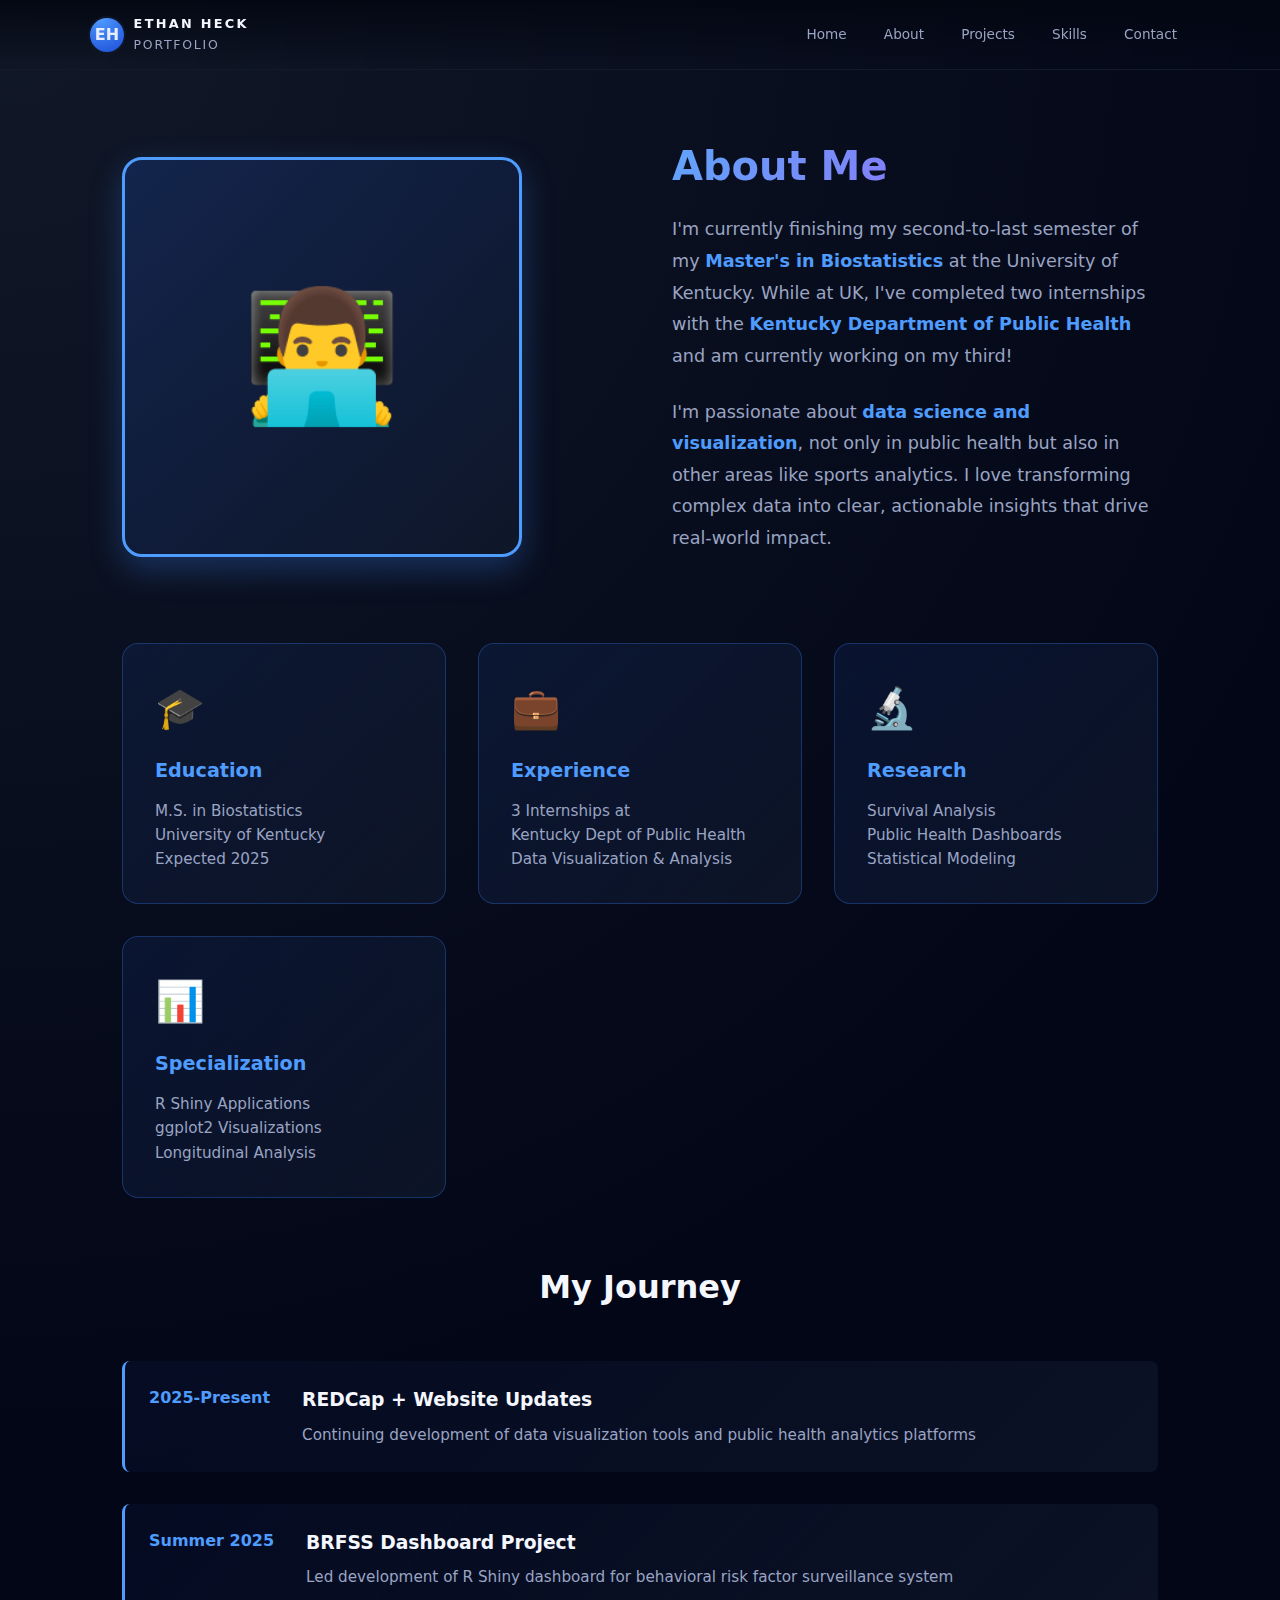
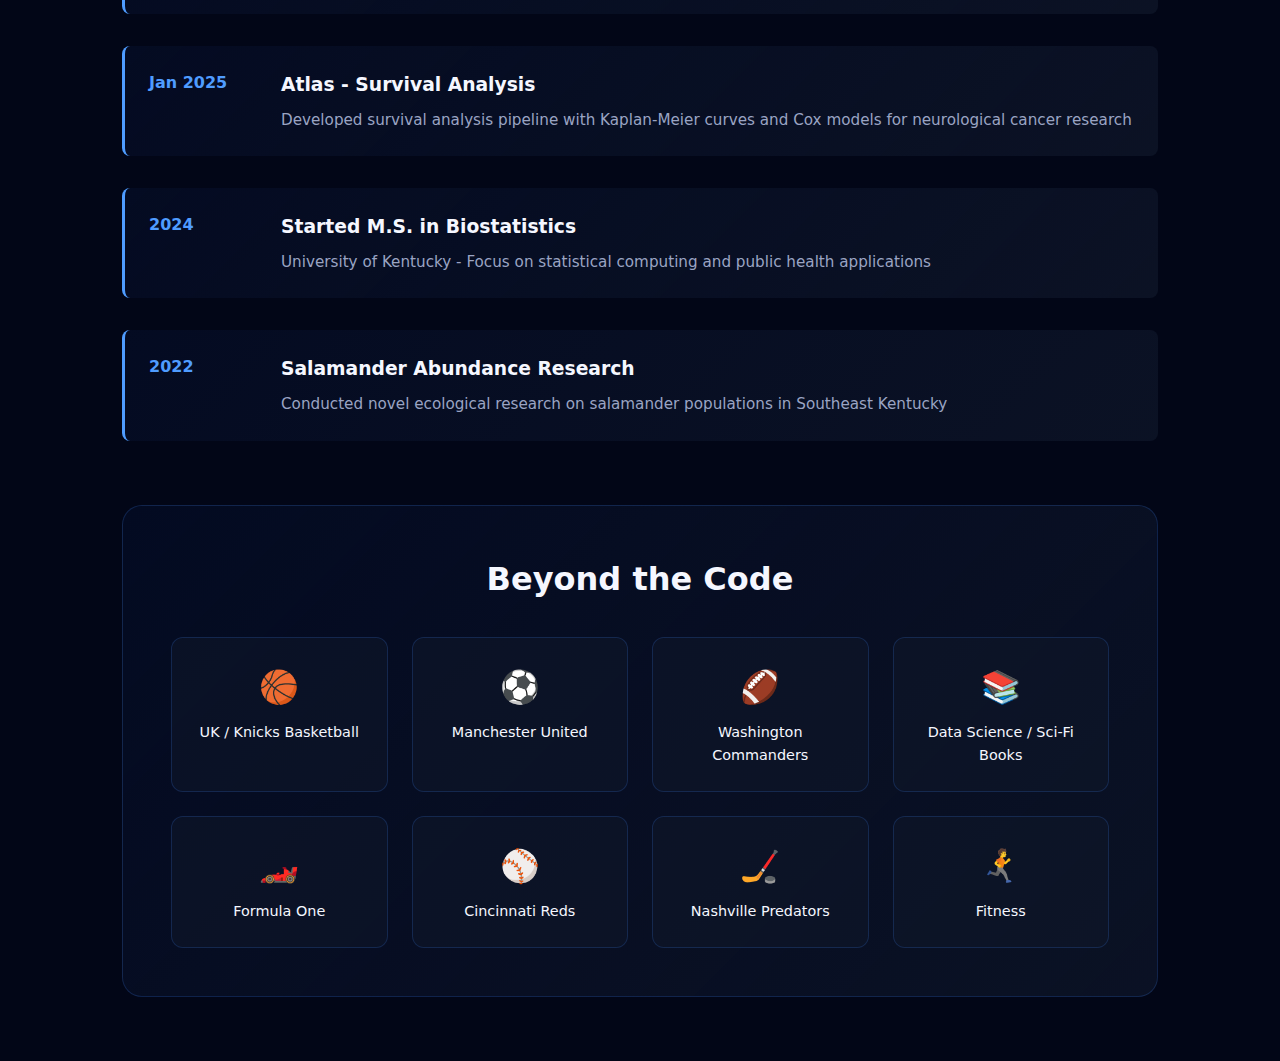
<file: about.html>
<!DOCTYPE html>
<html lang="en">
<head>
  <meta charset="UTF-8">
  <meta name="viewport" content="width=device-width, initial-scale=1.0">
  <title>About | Portfolio</title>
  <link rel="stylesheet" href="static/styles.css">
  <style>
    .about-container {
      max-width: 1100px;
      margin: 0 auto;
      padding: 4rem 2rem;
    }

    .about-hero {
      display: grid;
      grid-template-columns: 1fr 1fr;
      gap: 4rem;
      align-items: center;
      margin-bottom: 4rem;
    }

    .about-image {
      position: relative;
    }

    .about-image-wrapper {
      width: 100%;
      max-width: 400px;
      aspect-ratio: 1;
      border-radius: 20px;
      overflow: hidden;
      border: 3px solid var(--accent);
      box-shadow: 0 12px 32px rgba(59, 130, 246, 0.3);
      background: linear-gradient(135deg, rgba(37, 99, 235, 0.2), rgba(15, 23, 42, 0.9));
      display: flex;
      align-items: center;
      justify-content: center;
    }

    .about-image-wrapper img {
      width: 100%;
      height: 100%;
      object-fit: cover;
    }

    .placeholder-avatar {
      font-size: 8rem;
      color: var(--accent);
    }

    .about-content h1 {
      font-size: 2.5rem;
      margin-bottom: 1rem;
      background: linear-gradient(120deg, #60a5fa, #a855f7);
      -webkit-background-clip: text;
      -webkit-text-fill-color: transparent;
    }

    .about-content p {
      color: var(--muted);
      font-size: 1.1rem;
      line-height: 1.8;
      margin-bottom: 1.5rem;
    }

    .highlight-text {
      color: var(--accent);
      font-weight: 600;
    }

    .info-cards {
      display: grid;
      grid-template-columns: repeat(auto-fit, minmax(250px, 1fr));
      gap: 2rem;
      margin-bottom: 4rem;
    }

    .info-card {
      padding: 2rem;
      background: linear-gradient(135deg, rgba(37, 99, 235, 0.1), rgba(15, 23, 42, 0.8));
      border: 1px solid rgba(59, 130, 246, 0.3);
      border-radius: 16px;
      transition: all 0.3s ease;
    }

    .info-card:hover {
      transform: translateY(-5px);
      border-color: var(--accent);
      box-shadow: 0 12px 32px rgba(59, 130, 246, 0.3);
    }

    .info-card-icon {
      font-size: 2.5rem;
      margin-bottom: 1rem;
    }

    .info-card h3 {
      color: var(--accent);
      margin-bottom: 0.75rem;
      font-size: 1.2rem;
    }

    .info-card p {
      color: var(--muted);
      font-size: 0.95rem;
      line-height: 1.6;
      margin: 0;
    }

    .interests-section {
      margin-top: 4rem;
      padding: 3rem;
      background: linear-gradient(135deg, rgba(37, 99, 235, 0.05), rgba(15, 23, 42, 0.7));
      border: 1px solid rgba(59, 130, 246, 0.2);
      border-radius: 20px;
    }

    .interests-section h2 {
      text-align: center;
      font-size: 2rem;
      margin-bottom: 2rem;
      color: var(--text);
    }

    .interests-grid {
      display: grid;
      grid-template-columns: repeat(auto-fit, minmax(200px, 1fr));
      gap: 1.5rem;
    }

    .interest-item {
      padding: 1.5rem;
      background: rgba(15, 23, 42, 0.5);
      border: 1px solid rgba(59, 130, 246, 0.2);
      border-radius: 12px;
      text-align: center;
      transition: all 0.3s ease;
    }

    .interest-item:hover {
      transform: scale(1.05);
      border-color: var(--accent);
      background: rgba(37, 99, 235, 0.1);
    }

    .interest-item span {
      font-size: 2rem;
      display: block;
      margin-bottom: 0.5rem;
    }

    .interest-item p {
      color: var(--text);
      font-weight: 500;
      margin: 0;
      font-size: 0.9rem;
    }

    .timeline {
      margin-top: 4rem;
    }

    .timeline h2 {
      text-align: center;
      font-size: 2rem;
      margin-bottom: 3rem;
      color: var(--text);
    }

    .timeline-item {
      display: flex;
      gap: 2rem;
      margin-bottom: 2rem;
      padding: 1.5rem;
      background: linear-gradient(135deg, rgba(37, 99, 235, 0.05), rgba(15, 23, 42, 0.7));
      border-left: 3px solid var(--accent);
      border-radius: 8px;
      transition: all 0.3s ease;
    }

    .timeline-item:hover {
      transform: translateX(10px);
      box-shadow: 0 8px 24px rgba(59, 130, 246, 0.2);
    }

    .timeline-date {
      color: var(--accent);
      font-weight: 600;
      min-width: 100px;
    }

    .timeline-content h3 {
      color: var(--text);
      margin-bottom: 0.5rem;
    }

    .timeline-content p {
      color: var(--muted);
      font-size: 0.95rem;
      margin: 0;
    }

    @media (max-width: 768px) {
      .about-hero {
        grid-template-columns: 1fr;
        gap: 2rem;
      }

      .about-image-wrapper {
        max-width: 300px;
        margin: 0 auto;
      }

      .about-content h1 {
        font-size: 2rem;
        text-align: center;
      }

      .about-content p {
        font-size: 1rem;
      }

      .timeline-item {
        flex-direction: column;
        gap: 0.5rem;
      }
    }
  </style>
</head>
<body>
  <div class="page">
    <header>
      <div class="wrapper nav">
        <div class="nav-left">
          <div class="avatar-circle">
            <span>EH</span>
          </div>
          <div class="brand-text">
            <strong>Ethan Heck</strong>
            <span>Portfolio</span>
          </div>
        </div>
        <nav class="nav-links" id="navLinks">
          <a href="index.html">Home</a>
          <a href="about.html">About</a>
          <a href="projects.html">Projects</a>
          <a href="skills.html">Skills</a>
          <a href="contact.html">Contact</a>
        </nav>
        <button class="nav-toggle" id="navToggle" aria-label="Toggle navigation">
          <span></span>
        </button>
      </div>
    </header>

    <main>
      <section id="about" class="about-container">
        <!-- Hero Section -->
        <div class="about-hero">
          <div class="about-image">
            <div class="about-image-wrapper">
              <!-- Replace with your actual photo -->
              <!-- <img src="static/images/Atlas.png" alt="..."> -->
              <div class="placeholder-avatar">👨‍💻</div>
            </div>
          </div>
          
          <div class="about-content">
            <h1>About Me</h1>
            <p>
              I'm currently finishing my second-to-last semester of my <span class="highlight-text">Master's in Biostatistics</span> at the University of Kentucky. While at UK, I've completed two internships with the <span class="highlight-text">Kentucky Department of Public Health</span> and am currently working on my third!
            </p>
            <p>
              I'm passionate about <span class="highlight-text">data science and visualization</span>, not only in public health but also in other areas like sports analytics. I love transforming complex data into clear, actionable insights that drive real-world impact.
            </p>
          </div>
        </div>

        <!-- Quick Info Cards -->
        <div class="info-cards">
          <div class="info-card">
            <div class="info-card-icon">🎓</div>
            <h3>Education</h3>
            <p>M.S. in Biostatistics<br>University of Kentucky<br>Expected 2025</p>
          </div>

          <div class="info-card">
            <div class="info-card-icon">💼</div>
            <h3>Experience</h3>
            <p>3 Internships at<br>Kentucky Dept of Public Health<br>Data Visualization & Analysis</p>
          </div>

          <div class="info-card">
            <div class="info-card-icon">🔬</div>
            <h3>Research</h3>
            <p>Survival Analysis<br>Public Health Dashboards<br>Statistical Modeling</p>
          </div>

          <div class="info-card">
            <div class="info-card-icon">📊</div>
            <h3>Specialization</h3>
            <p>R Shiny Applications<br>ggplot2 Visualizations<br>Longitudinal Analysis</p>
          </div>
        </div>
        <!-- Timeline -->
        <div class="timeline">
          <h2>My Journey</h2>
          
          <div class="timeline-item">
            <div class="timeline-date">2025-Present</div>
            <div class="timeline-content">
              <h3>REDCap + Website Updates</h3>
              <p>Continuing development of data visualization tools and public health analytics platforms</p>
            </div>
          </div>

          <div class="timeline-item">
            <div class="timeline-date">Summer 2025</div>
            <div class="timeline-content">
              <h3>BRFSS Dashboard Project</h3>
              <p>Led development of R Shiny dashboard for behavioral risk factor surveillance system</p>
            </div>
          </div>

          <div class="timeline-item">
            <div class="timeline-date">Jan 2025</div>
            <div class="timeline-content">
              <h3>Atlas - Survival Analysis</h3>
              <p>Developed survival analysis pipeline with Kaplan-Meier curves and Cox models for neurological cancer research</p>
            </div>
          </div>

          <div class="timeline-item">
            <div class="timeline-date">2024</div>
            <div class="timeline-content">
              <h3>Started M.S. in Biostatistics</h3>
              <p>University of Kentucky - Focus on statistical computing and public health applications</p>
            </div>
          </div>

          <div class="timeline-item">
            <div class="timeline-date">2022</div>
            <div class="timeline-content">
              <h3>Salamander Abundance Research</h3>
              <p>Conducted novel ecological research on salamander populations in Southeast Kentucky</p>
            </div>
          </div>
        </div>
        <!-- Interests Section -->
        <div class="interests-section">
          <h2>Beyond the Code</h2>
          <div class="interests-grid">
            <div class="interest-item">
              <span>🏀</span>
              <p>UK / Knicks Basketball</p>
            </div>
            <div class="interest-item">
              <span>⚽️</span>
              <p>Manchester United</p>
            </div>
            <div class="interest-item">
              <span>🏈</span>
              <p>Washington Commanders</p>
            </div>
            <div class="interest-item">
              <span>📚</span>
              <p>Data Science / Sci-Fi Books</p>
            </div>
            <div class="interest-item">
              <span>🏎️</span>
              <p>Formula One</p>
            </div>
            <div class="interest-item">
              <span>⚾</span>
              <p>Cincinnati Reds</p>
            </div>
            <div class="interest-item">
              <span>🏒</span>
              <p>Nashville Predators</p>
            </div>
            <div class="interest-item">
              <span>🏃‍➡️</span>
              <p>Fitness</p>
            </div>
          </div>
        </div>
      </section>
    </main>
        


  <script>
    const navToggle = document.getElementById("navToggle");
    const navLinks = document.getElementById("navLinks");

    navToggle.addEventListener("click", () => {
      navLinks.classList.toggle("open");
    });

    navLinks.addEventListener("click", (e) => {
      if (e.target.tagName === "A" && navLinks.classList.contains("open")) {
        navLinks.classList.remove("open");
      }
    });
  </script>
</body>
</html>
</file>
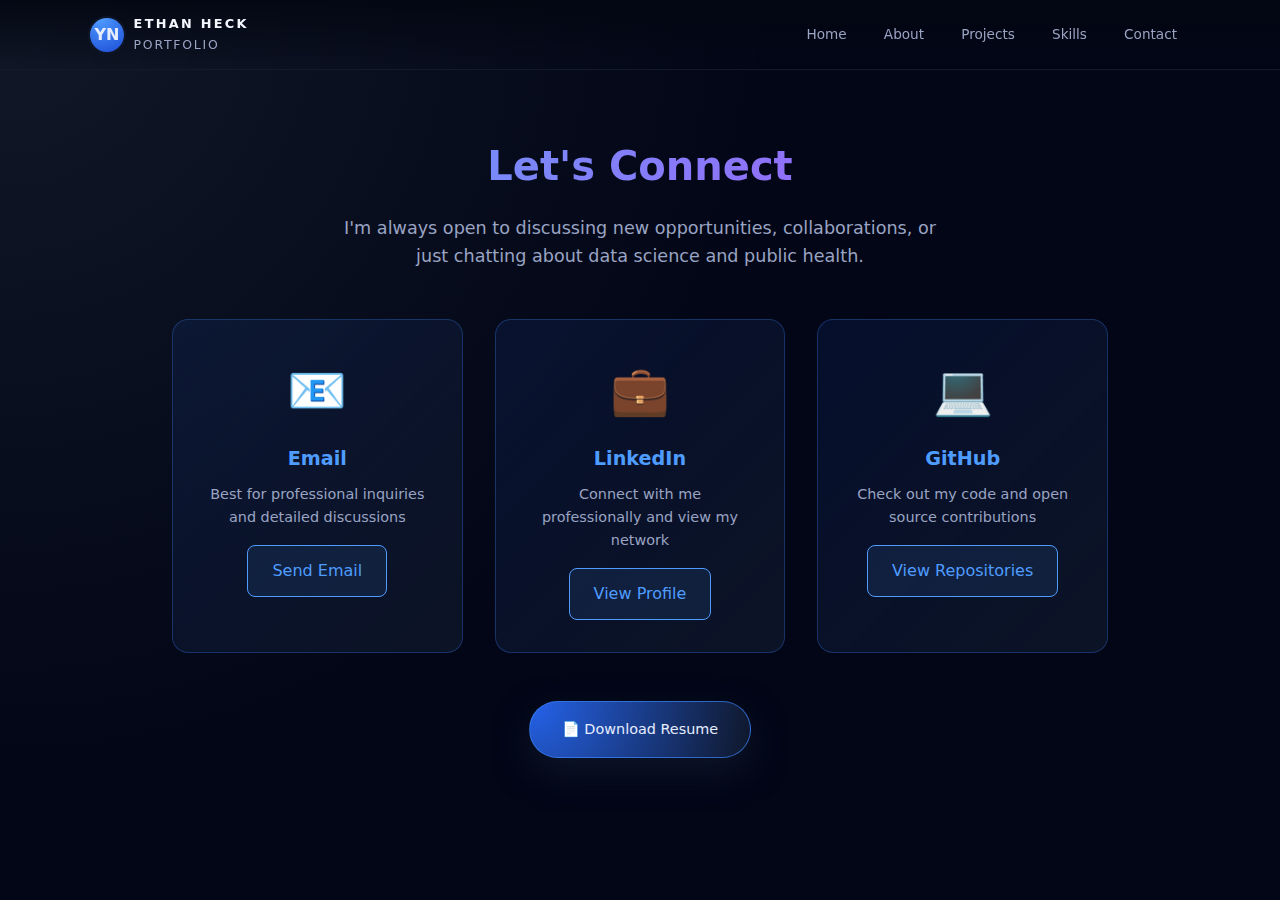
<file: contact.html>
<!DOCTYPE html>
<html lang="en">
<head>
  <meta charset="UTF-8">
  <meta name="viewport" content="width=device-width, initial-scale=1.0">
  <title>Contact | Portfolio</title>
  <link rel="stylesheet" href="static/styles.css">
  <style>
    .contact-container {
      max-width: 1000px;
      margin: 0 auto;
      padding: 4rem 2rem;
    }

    .contact-header {
      text-align: center;
      margin-bottom: 3rem;
    }

    .contact-header h1 {
      font-size: 2.5rem;
      margin-bottom: 1rem;
      background: linear-gradient(120deg, #60a5fa, #a855f7);
      -webkit-background-clip: text;
      -webkit-text-fill-color: transparent;
    }

    .contact-header p {
      color: var(--muted);
      font-size: 1.1rem;
      max-width: 600px;
      margin: 0 auto;
    }

    .contact-grid {
      display: grid;
      grid-template-columns: repeat(auto-fit, minmax(280px, 1fr));
      gap: 2rem;
      margin-bottom: 3rem;
    }

    .contact-card {
      padding: 2rem;
      background: linear-gradient(135deg, rgba(37, 99, 235, 0.1), rgba(15, 23, 42, 0.8));
      border: 1px solid rgba(59, 130, 246, 0.3);
      border-radius: 16px;
      text-align: center;
      transition: all 0.3s ease;
      position: relative;
      overflow: hidden;
    }

    .contact-card::before {
      content: '';
      position: absolute;
      top: 0;
      left: -100%;
      width: 100%;
      height: 100%;
      background: linear-gradient(90deg, transparent, rgba(79, 156, 255, 0.1), transparent);
      transition: left 0.5s ease;
    }

    .contact-card:hover::before {
      left: 100%;
    }

    .contact-card:hover {
      transform: translateY(-5px);
      border-color: var(--accent);
      box-shadow: 0 12px 32px rgba(59, 130, 246, 0.3);
    }

    .contact-icon {
      font-size: 3rem;
      margin-bottom: 1rem;
    }

    .contact-card h3 {
      color: var(--accent);
      margin-bottom: 0.5rem;
      font-size: 1.2rem;
    }

    .contact-card p {
      color: var(--muted);
      font-size: 0.9rem;
      margin-bottom: 1rem;
    }

    .contact-card a {
      display: inline-block;
      padding: 0.75rem 1.5rem;
      background: rgba(79, 156, 255, 0.1);
      border: 1px solid var(--accent);
      color: var(--accent);
      text-decoration: none;
      border-radius: 8px;
      transition: all 0.3s ease;
      font-weight: 500;
    }

    .contact-card a:hover {
      background: var(--accent);
      color: var(--bg);
      transform: scale(1.05);
    }

    .social-links {
      display: flex;
      justify-content: center;
      gap: 1.5rem;
      flex-wrap: wrap;
    }

    .social-link {
      display: flex;
      align-items: center;
      gap: 0.5rem;
      padding: 1rem 1.5rem;
      background: linear-gradient(135deg, rgba(37, 99, 235, 0.1), rgba(15, 23, 42, 0.8));
      border: 1px solid rgba(59, 130, 246, 0.3);
      border-radius: 12px;
      color: var(--text);
      text-decoration: none;
      transition: all 0.3s ease;
    }

    .social-link:hover {
      transform: translateY(-3px);
      border-color: var(--accent);
      box-shadow: 0 8px 24px rgba(59, 130, 246, 0.3);
    }

    .social-link span {
      font-size: 1.5rem;
    }

    @media (max-width: 768px) {
      .contact-header h1 {
        font-size: 2rem;
      }
      
      .contact-grid {
        grid-template-columns: 1fr;
      }
    }
  </style>
</head>
<body>
  <div class="page">
    <header>
      <div class="wrapper nav">
        <div class="nav-left">
          <div class="avatar-circle">
            <span>YN</span>
          </div>
          <div class="brand-text">
            <strong>Ethan Heck</strong>
            <span>Portfolio</span>
          </div>
        </div>
        <nav class="nav-links" id="navLinks">
          <a href="ix.html">Home</a>
          <a href="about.html">About</a>
          <a href="projects.html">Projects</a>
          <a href="skills.html">Skills</a>
          <a href="contact.html">Contact</a>
        </nav>
        <button class="nav-toggle" id="navToggle" aria-label="Toggle navigation">
          <span></span>
        </button>
      </div>
    </header>

    <main>
      <section id="contact">
        <div class="contact-container">
          <div class="contact-header">
            <h1>Let's Connect</h1>
            <p>I'm always open to discussing new opportunities, collaborations, or just chatting about data science and public health.</p>
          </div>

          <!-- Primary Contact Methods -->
          <div class="contact-grid">
            <div class="contact-card">
              <div class="contact-icon">📧</div>
              <h3>Email</h3>
              <p>Best for professional inquiries and detailed discussions</p>
              <a href="mailto:ethanheck@outlook.com">Send Email</a>
            </div>

            <div class="contact-card">
              <div class="contact-icon">💼</div>
              <h3>LinkedIn</h3>
              <p>Connect with me professionally and view my network</p>
              <a href="https://www.linkedin.com/in/ethan-heck-776093252/" target="_blank" rel="noopener noreferrer">View Profile</a>
            </div>

            <div class="contact-card">
              <div class="contact-icon">💻</div>
              <h3>GitHub</h3>
              <p>Check out my code and open source contributions</p>
              <a href="https://github.com/EthanHeck" target="_blank" rel="noopener noreferrer">View Repositories</a>
            </div>
          </div>

          <!-- Optional: Download Resume -->
          <div style="text-align: center; margin-top: 3rem;">
            <a href="static/pdfs/Resume_2025.pdf" download class="btn-primary" style="display: inline-block; padding: 1rem 2rem; text-decoration: none;">
              📄 Download Resume
            </a>
          </div>
        </div>
      </section>
    </main>

 

  <script>
    const navToggle = document.getElementById("navToggle");
    const navLinks = document.getElementById("navLinks");

    navToggle.addEventListener("click", () => {
      navLinks.classList.toggle("open");
    });

    navLinks.addEventListener("click", (e) => {
      if (e.target.tagName === "A" && navLinks.classList.contains("open")) {
        navLinks.classList.remove("open");
      }
    });
  </script>
</body>
</html>
</file>
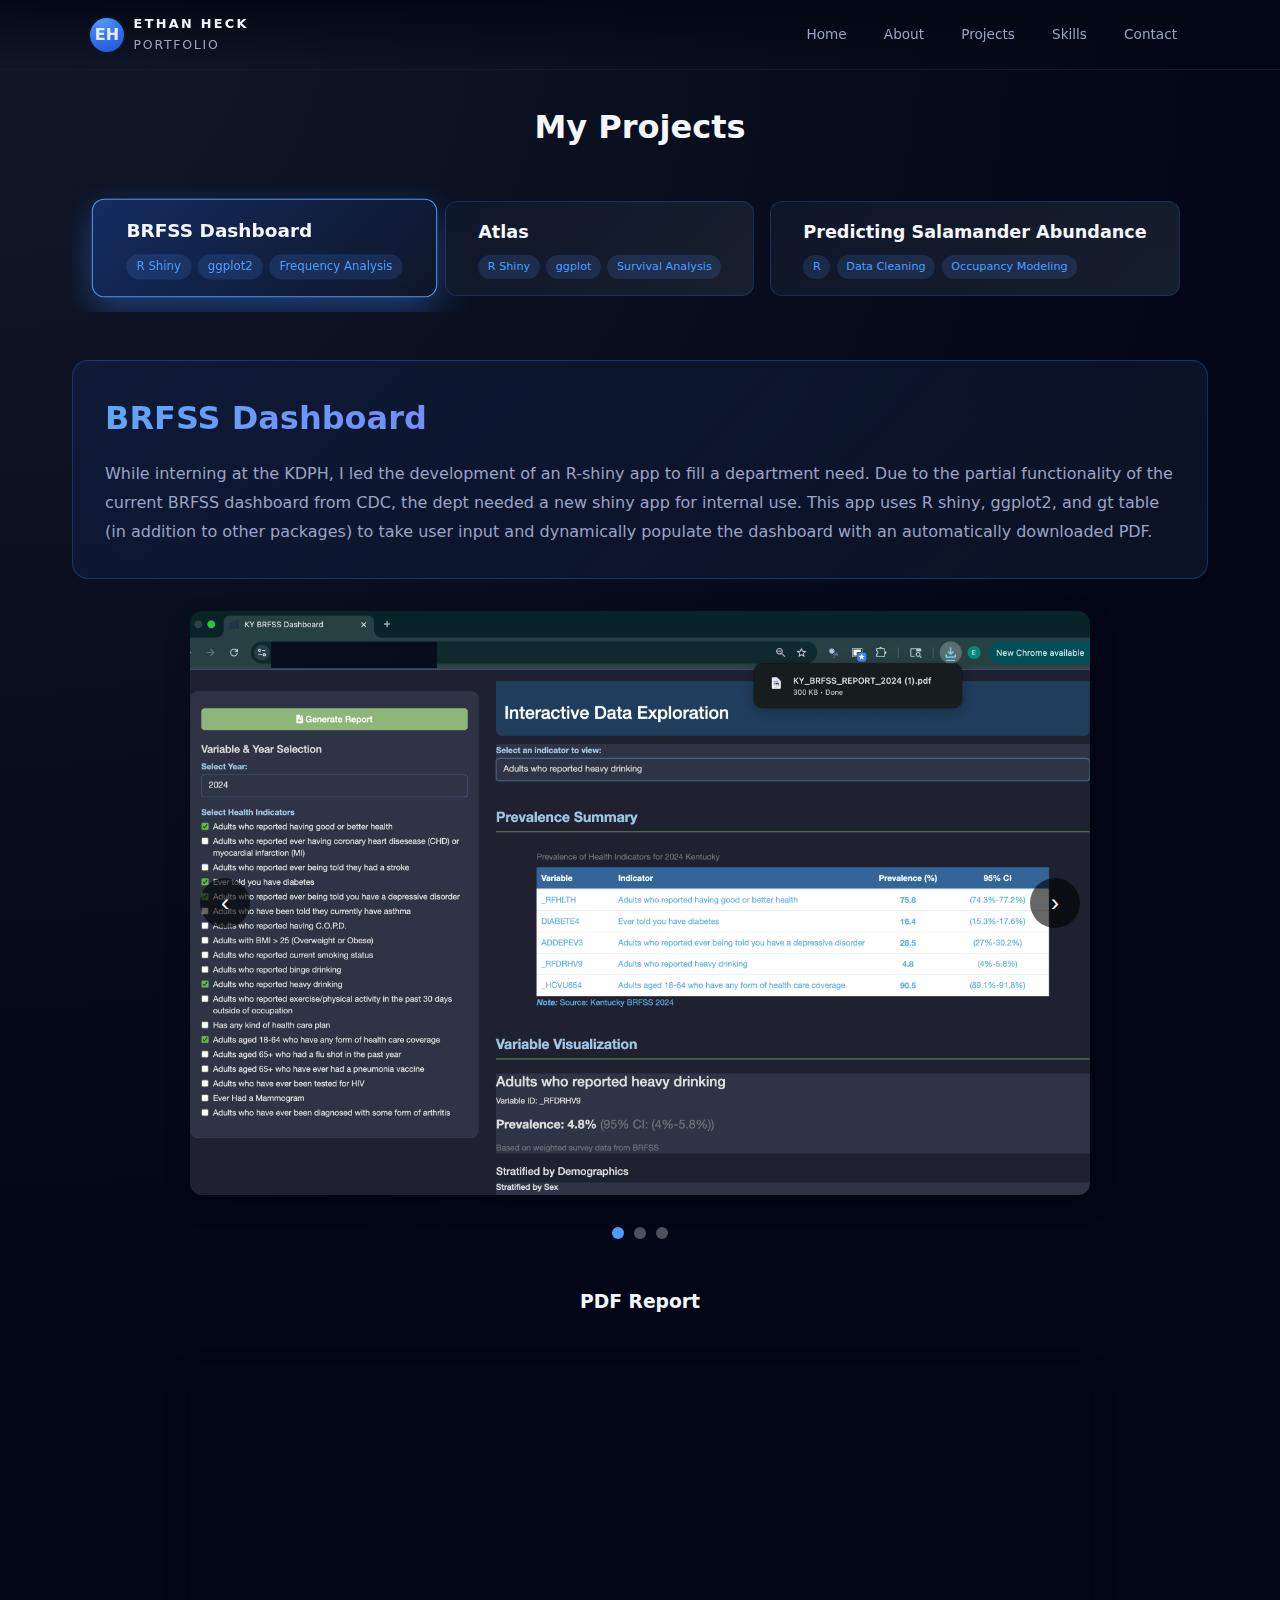
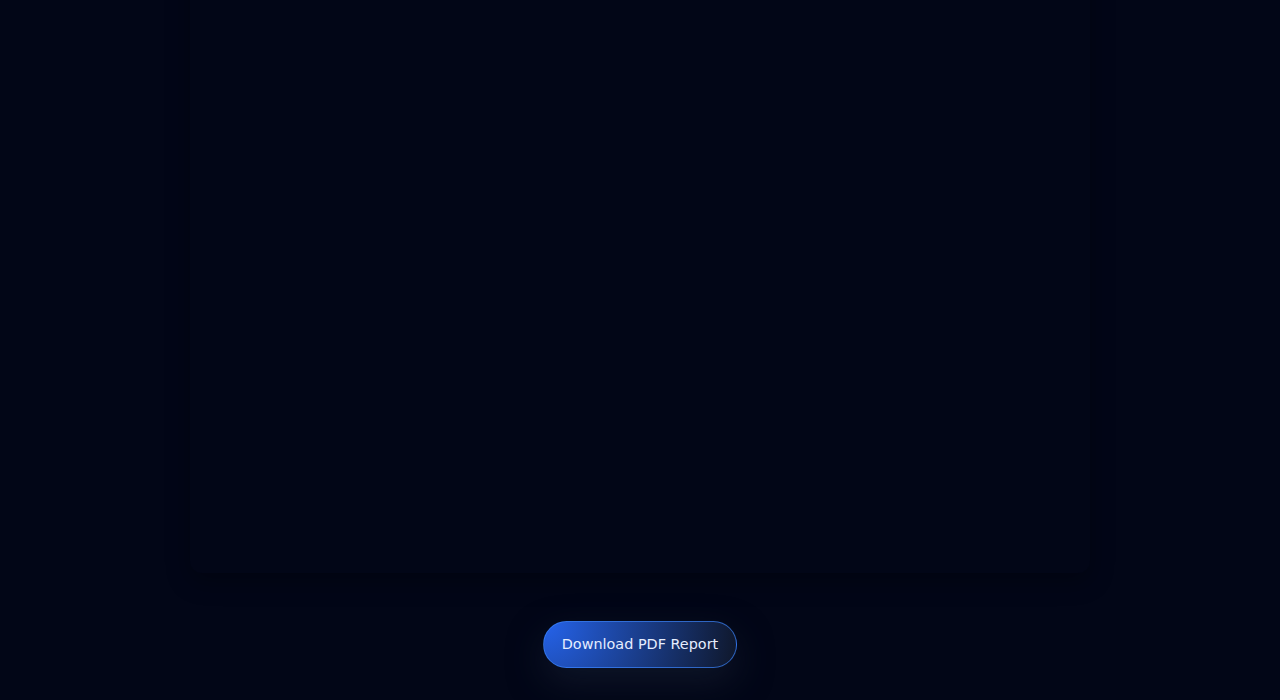
<file: projects.html>
<!DOCTYPE html>
<html lang="en">
<head>
  <meta charset="UTF-8">
  <meta name="viewport" content="width=device-width, initial-scale=1.0">
  <title>Projects | Portfolio</title>
  <link rel="stylesheet" href="static/styles.css">
  <style>
    .project-container {
      max-width: 1200px;
      margin: 0 auto;
      padding: 2rem;
    }

    .project-tabs {
      display: flex;
      justify-content: center;
      gap: 1rem;
      overflow-x: auto;
      margin-bottom: 3rem;
      padding: 1rem 0;
      scroll-behavior: smooth;
      -webkit-overflow-scrolling: touch;
    }

    .project-tabs::-webkit-scrollbar {
      height: 4px;
    }

    .project-tabs::-webkit-scrollbar-track {
      background: rgba(31, 41, 55, 0.5);
      border-radius: 10px;
    }

    .project-tabs::-webkit-scrollbar-thumb {
      background: var(--accent);
      border-radius: 10px;
    }

    .project-tab {
      flex-shrink: 0;
      padding: 1rem 2rem;
      background: linear-gradient(135deg, rgba(15, 23, 42, 0.9), rgba(31, 41, 55, 0.7));
      border: 1px solid rgba(59, 130, 246, 0.2);
      border-radius: 12px;
      cursor: pointer;
      transition: all 0.3s ease;
      position: relative;
      overflow: hidden;
    }

    .project-tab::before {
      content: '';
      position: absolute;
      top: 0;
      left: -100%;
      width: 100%;
      height: 100%;
      background: linear-gradient(90deg, transparent, rgba(79, 156, 255, 0.1), transparent);
      transition: left 0.5s ease;
    }

    .project-tab:hover::before {
      left: 100%;
    }

    .project-tab:hover {
      transform: translateY(-3px);
      border-color: rgba(59, 130, 246, 0.5);
      box-shadow: 0 8px 24px rgba(59, 130, 246, 0.3);
    }

    .project-tab.active {
      background: linear-gradient(135deg, rgba(37, 99, 235, 0.3), rgba(15, 23, 42, 0.95));
      border-color: var(--accent);
      transform: scale(1.05);
      box-shadow: 0 12px 32px rgba(59, 130, 246, 0.4);
    }

    .project-tab h3 {
      margin: 0;
      font-size: 1.1rem;
      color: var(--text);
      white-space: nowrap;
    }

    .project-tab .tech-tags {
      display: flex;
      gap: 0.4rem;
      margin-top: 0.5rem;
      flex-wrap: wrap;
    }

    .project-tab .tech-tag {
      font-size: 0.7rem;
      padding: 0.2rem 0.6rem;
      background: rgba(79, 156, 255, 0.15);
      color: var(--accent);
      border-radius: 999px;
      white-space: nowrap;
    }

    .project-content-wrapper {
      position: relative;
      min-height: 400px;
    }

    .project-detail {
      display: none;
      animation: fadeIn 0.5s ease;
    }

    .project-detail.active {
      display: block;
    }

    @keyframes fadeIn {
      from {
        opacity: 0;
        transform: translateY(20px);
      }
      to {
        opacity: 1;
        transform: translateY(0);
      }
    }

    .project-header-section {
      margin-bottom: 2rem;
      padding: 2rem;
      background: linear-gradient(135deg, rgba(37, 99, 235, 0.1), rgba(15, 23, 42, 0.8));
      border: 1px solid rgba(59, 130, 246, 0.3);
      border-radius: 16px;
    }

    .project-header-section h2 {
      font-size: 2rem;
      margin-bottom: 1rem;
      background: linear-gradient(120deg, #60a5fa, #a855f7);
      -webkit-background-clip: text;
      -webkit-text-fill-color: transparent;
    }

    .project-description {
      color: var(--muted);
      line-height: 1.8;
      font-size: 1rem;
    }

    /* Style for links within project descriptions */
    .project-description a {
      color: var(--accent);
      text-decoration: underline;
      transition: color 0.3s ease;
    }

    .project-description a:hover {
      color: #60a5fa;
      text-decoration: none;
    }

    .image-carousel {
      position: relative;
      width: 100%;
      max-width: 900px;
      margin: 2rem auto;
      border-radius: 12px;
      overflow: hidden;
      box-shadow: 0 8px 24px rgba(0, 0, 0, 0.3);
    }

    .carousel-images {
      display: flex;
      transition: transform 0.5s ease-in-out;
    }

    .carousel-images img {
      width: 100%;
      flex-shrink: 0;
      object-fit: cover;
    }

    .carousel-button {
      position: absolute;
      top: 50%;
      transform: translateY(-50%);
      background: rgba(0, 0, 0, 0.6);
      color: white;
      border: none;
      padding: 1rem;
      cursor: pointer;
      font-size: 1.5rem;
      border-radius: 50%;
      width: 50px;
      height: 50px;
      display: flex;
      align-items: center;
      justify-content: center;
      transition: background 0.3s;
      z-index: 10;
    }

    .carousel-button:hover {
      background: rgba(0, 0, 0, 0.8);
    }

    .carousel-button.prev {
      left: 10px;
    }

    .carousel-button.next {
      right: 10px;
    }

    .carousel-indicators {
      display: flex;
      justify-content: center;
      gap: 10px;
      margin-top: 1rem;
    }

    .indicator {
      width: 12px;
      height: 12px;
      border-radius: 50%;
      background: rgba(255, 255, 255, 0.3);
      cursor: pointer;
      transition: background 0.3s;
    }

    .indicator.active {
      background: var(--accent);
    }

    .pdf-container {
      width: 100%;
      max-width: 900px;
      margin: 3rem auto;
      border-radius: 12px;
      overflow: hidden;
      box-shadow: 0 8px 24px rgba(0, 0, 0, 0.3);
    }

    .pdf-container iframe {
      width: 100%;
      height: 800px;
      border: none;
    }

    @media (max-width: 768px) {
      .project-tab {
        padding: 0.8rem 1.5rem;
      }

      .carousel-button {
        width: 40px;
        height: 40px;
        font-size: 1.2rem;
      }

      .pdf-container iframe {
        height: 600px;
      }
    }
  </style>
</head>
<body>
  <div class="page">
    <header>
      <div class="wrapper nav">
        <div class="nav-left">
          <div class="avatar-circle">
            <span>EH</span>
          </div>
          <div class="brand-text">
            <strong>Ethan Heck</strong>
            <span>Portfolio</span>
          </div>
        </div>
        <nav class="nav-links" id="navLinks">
          <a href="index.html">Home</a>
          <a href="about.html">About</a>
          <a href="projects.html">Projects</a>
          <a href="skills.html">Skills</a>
          <a href="contact.html">Contact</a>
        </nav>
        <button class="nav-toggle" id="navToggle" aria-label="Toggle navigation">
          <span></span>
        </button>
      </div>
    </header>

    <main>
      <section id="projects">
        <div class="project-container">
          <h1 style="text-align: center; margin-bottom: 2rem;">My Projects</h1>

          <!-- Project Tabs -->
          <div class="project-tabs">
            <div class="project-tab active" onclick="switchProject(0)">
              <h3>BRFSS Dashboard</h3>
              <div class="tech-tags">
                <span class="tech-tag">R Shiny</span>
                <span class="tech-tag">ggplot2</span>
                <span class="tech-tag">Frequency Analysis</span>
              </div>
            </div>

            <div class="project-tab" onclick="switchProject(1)">
              <h3>Atlas</h3>
              <div class="tech-tags">
                <span class="tech-tag">R Shiny</span>
                <span class="tech-tag">ggplot</span>
                <span class="tech-tag">Survival Analysis</span>
              </div>
            </div>

            <div class="project-tab" onclick="switchProject(2)">
              <h3>Predicting Salamander Abundance</h3>
              <div class="tech-tags">
                <span class="tech-tag">R</span>
                <span class="tech-tag">Data Cleaning</span>
                <span class="tech-tag">Occupancy Modeling</span>
              </div>
            </div>
          </div>

          <!-- Project Content -->
          <div class="project-content-wrapper">
            <!-- Project 1: BRFSS Dashboard -->
            <div class="project-detail active" id="project-0">
              <div class="project-header-section">
                <h2>BRFSS Dashboard</h2>
                <p class="project-description">
                  While interning at the KDPH, I led the development of an R-shiny app to fill a department need. Due to the partial functionality of the current BRFSS dashboard from CDC, the dept needed a new shiny app for internal use. This app uses R shiny, ggplot2, and gt table (in addition to other packages) to take user input and dynamically populate the dashboard with an automatically downloaded PDF.
                </p>
              </div>

              <!-- Image Carousel -->
              <div class="image-carousel">
                <div class="carousel-images" id="carouselImages-0">
                  <img src="static/images/vis2.png" alt="Dashboard Screenshot 1">
                  <img src="static/images/vis1.png" alt="Dashboard Screenshot 2">
                  <img src="static/images/vis3.png" alt="Dashboard Screenshot 3">
                </div>
                <button class="carousel-button prev" onclick="moveSlide(0, -1)">‹</button>
                <button class="carousel-button next" onclick="moveSlide(0, 1)">›</button>
              </div>
              
              <div class="carousel-indicators" id="indicators-0"></div>

              <!-- PDF Embed -->
              <h3 style="margin-top: 3rem; text-align: center;">PDF Report</h3>
              <div class="pdf-container">
                <iframe src="static/pdfs/KY_BRFSS_REPORT_2024.pdf" type="application/pdf"></iframe>
              </div>
              
              <p style="text-align: center; margin-top: 1rem;">
                <a href="static/pdfs/KY_BRFSS_REPORT_2024.pdf" download class="btn-primary">Download PDF Report</a>
              </p>
            </div>

            <!-- Project 2: Atlas -->
            <div class="project-detail" id="project-1">
              <div class="project-header-section">
                <h2>Atlas - Survival Analysis</h2>
                <p class="project-description">
                  While interning at the Kentucky Dept of Public Health, I worked under Dr. Adam Berrones to help develop the survival analysis portion of an R shiny app examining neurological cancer tumors. During this project, I developed a pipeline to take user input and dynamically generate Kaplan-Meier survival curves and Cox Proportional Hazard models to predict survival outcomes. I also implemented log rank test for pairwise comparisons between groups within the curves themselves. This project can be found <a href="https://kdph.shinyapps.io/atlas" target="_blank" rel="noopener noreferrer">here</a> under the survival tab. 
                </p>
              </div>
              
              <div style="text-align: center; margin: 2rem auto; max-width: 900px;">
                <img src="static/images/Atlas.png" 
                     alt="Atlas Survival Analysis Dashboard" 
                     style="width: 100%; border-radius: 12px; box-shadow: 0 8px 24px rgba(0, 0, 0, 0.3);">
              </div>
            </div>

            <!-- Project 3: Predicting Salamander abundance in SE -->
            <div class="project-detail" id="project-2">
              <div class="project-header-section">
                <h2>Predicting Salamander Abundance based on Ecological Factors in Southeast Kentucky</h2>
                <p class="project-description">
                  While studying at Union Commonwealth University for Biology, I proposed and conducted a novel research project examining the effects of ecological landscapes on salamander abundance in southeast Kentucky. This project was conducted through the ACA and Ledford's Scholar. A video presentation of this project can be found <a href="https://youtu.be/6JV4tHCUE8c?si=OM0aHitnokiKYA9o" target="_blank" rel="noopener noreferrer">here</a>.
                </p>
              </div>
              
              <!-- PDF Embed -->
              <h3 style="margin-top: 3rem; text-align: center;">PDF Report</h3>
              <div class="pdf-container">
                <iframe src="static/pdfs/sally.pdf" type="application/pdf"></iframe>
              </div>
              
              <p style="text-align: center; margin-top: 1rem;">
                <a href="static/pdfs/Resume_2025.pdf" download class="btn-primary">Download PDF Report</a>
              </p>
            </div>

        </div>
      </section>
    </main>

    

  <script>
    // Mobile nav toggle
    const navToggle = document.getElementById("navToggle");
    const navLinks = document.getElementById("navLinks");

    navToggle.addEventListener("click", () => {
      navLinks.classList.toggle("open");
    });

    navLinks.addEventListener("click", (e) => {
      if (e.target.tagName === "A" && navLinks.classList.contains("open")) {
        navLinks.classList.remove("open");
      }
    });

    // Project switching
    function switchProject(index) {
      // Update tabs
      const tabs = document.querySelectorAll('.project-tab');
      tabs.forEach((tab, i) => {
        tab.classList.toggle('active', i === index);
      });

      // Update content
      const projects = document.querySelectorAll('.project-detail');
      projects.forEach((project, i) => {
        project.classList.toggle('active', i === index);
      });

      // Scroll to content
      document.querySelector('.project-content-wrapper').scrollIntoView({ 
        behavior: 'smooth', 
        block: 'nearest' 
      });

      // Initialize carousel for this project if it exists
      initCarousel(index);
    }

    // Carousel functionality
    const carousels = {};

    function initCarousel(projectIndex) {
      const carouselImages = document.getElementById(`carouselImages-${projectIndex}`);
      const indicatorsContainer = document.getElementById(`indicators-${projectIndex}`);
      
      if (!carouselImages || !indicatorsContainer) return;
      if (carousels[projectIndex]) return; // Already initialized

      const totalSlides = carouselImages.children.length;
      
      carousels[projectIndex] = {
        currentSlide: 0,
        carouselImages,
        indicatorsContainer,
        totalSlides
      };

      // Clear and create indicators
      indicatorsContainer.innerHTML = '';
      for (let i = 0; i < totalSlides; i++) {
        const indicator = document.createElement("div");
        indicator.classList.add("indicator");
        if (i === 0) indicator.classList.add("active");
        indicator.addEventListener("click", () => goToSlide(projectIndex, i));
        indicatorsContainer.appendChild(indicator);
      }
    }

    function updateCarousel(projectIndex) {
      const carousel = carousels[projectIndex];
      if (!carousel) return;
      
      carousel.carouselImages.style.transform = `translateX(-${carousel.currentSlide * 100}%)`;
      
      const indicators = carousel.indicatorsContainer.children;
      for (let i = 0; i < indicators.length; i++) {
        indicators[i].classList.toggle("active", i === carousel.currentSlide);
      }
    }

    function moveSlide(projectIndex, direction) {
      const carousel = carousels[projectIndex];
      if (!carousel) return;
      
      carousel.currentSlide += direction;
      if (carousel.currentSlide < 0) carousel.currentSlide = carousel.totalSlides - 1;
      if (carousel.currentSlide >= carousel.totalSlides) carousel.currentSlide = 0;
      updateCarousel(projectIndex);
    }

    function goToSlide(projectIndex, slideIndex) {
      const carousel = carousels[projectIndex];
      if (!carousel) return;
      
      carousel.currentSlide = slideIndex;
      updateCarousel(projectIndex);
    }

    // Initialize first project carousel
    initCarousel(0);
  </script>
</body>
</html>
</file>
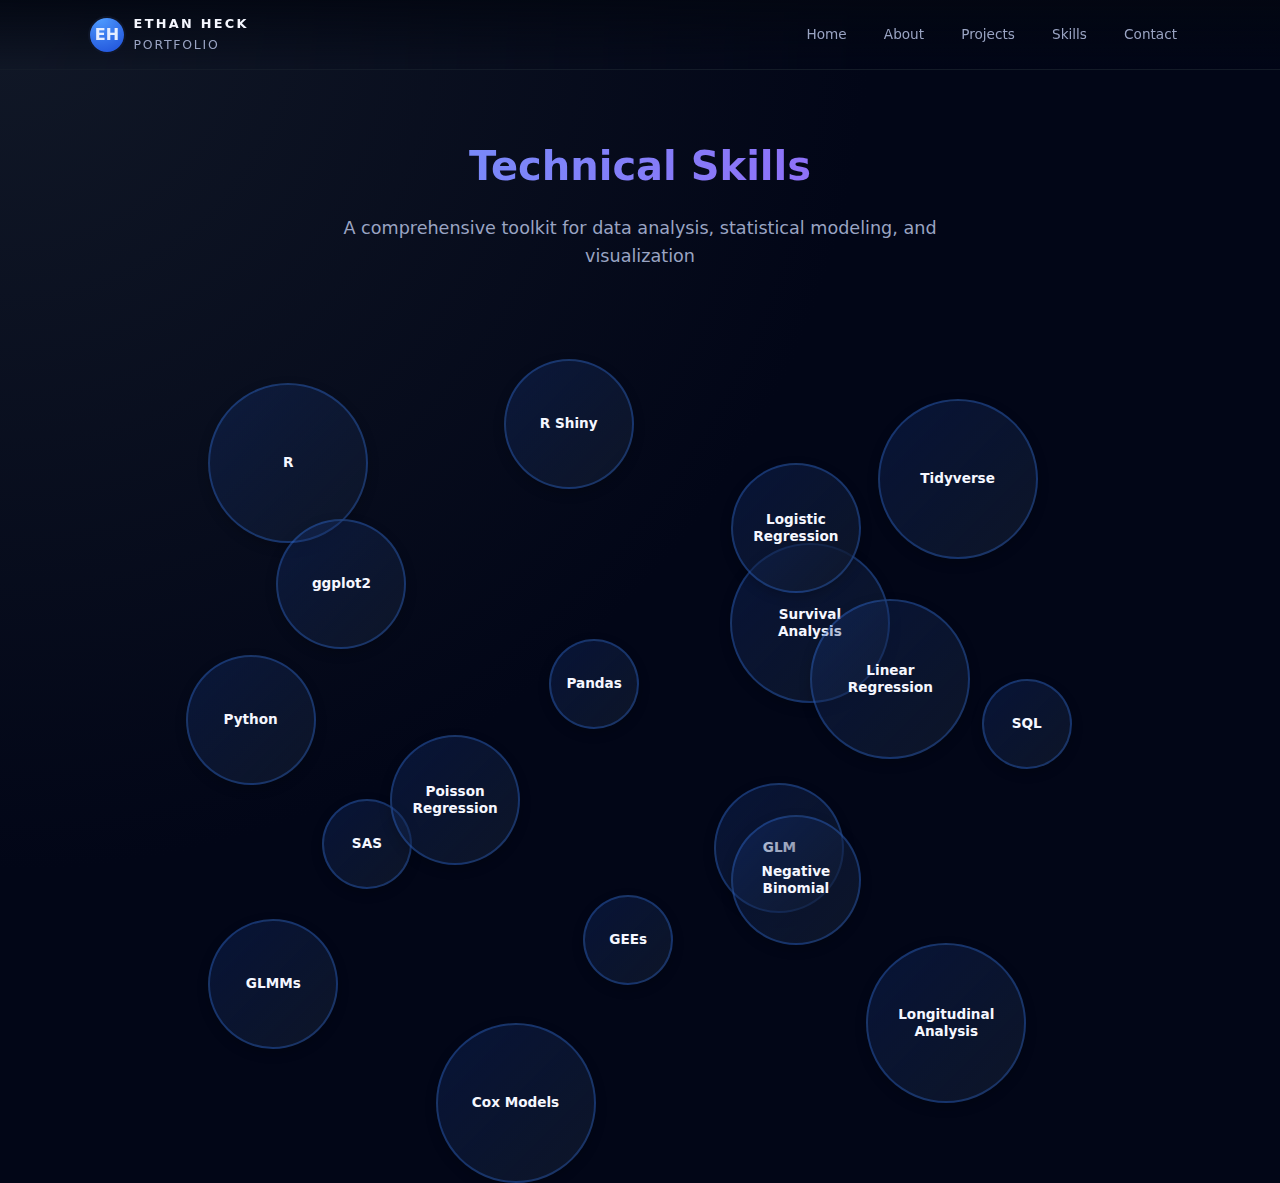
<file: skills.html>
<!DOCTYPE html>
<html lang="en">
<head>
  <meta charset="UTF-8">
  <meta name="viewport" content="width=device-width, initial-scale=1.0">
  <title>Skills | Portfolio</title>
  <link rel="stylesheet" href="static/styles.css">
  <style>
    .skills-container {
      max-width: 1200px;
      margin: 0 auto;
      padding: 4rem 2rem;
      min-height: 100vh;
      position: relative;
      overflow: hidden;
    }

    .skills-header {
      text-align: center;
      margin-bottom: 3rem;
      position: relative;
      z-index: 10;
    }

    .skills-header h1 {
      font-size: 2.5rem;
      margin-bottom: 1rem;
      background: linear-gradient(120deg, #60a5fa, #a855f7);
      -webkit-background-clip: text;
      -webkit-text-fill-color: transparent;
    }

    .skills-header p {
      color: var(--muted);
      font-size: 1.1rem;
      max-width: 600px;
      margin: 0 auto;
    }

    .bubbles-container {
      position: relative;
      width: 100%;
      height: 800px;
      margin-top: 2rem;
    }

    .skill-bubble {
      position: absolute;
      background: linear-gradient(135deg, rgba(37, 99, 235, 0.15), rgba(15, 23, 42, 0.9));
      border: 2px solid rgba(59, 130, 246, 0.3);
      border-radius: 50%;
      display: flex;
      align-items: center;
      justify-content: center;
      text-align: center;
      padding: 1rem;
      cursor: pointer;
      transition: all 0.3s ease;
      animation: float 15s infinite ease-in-out;
      box-shadow: 0 4px 12px rgba(0, 0, 0, 0.2);
    }

    .skill-bubble:hover {
      transform: scale(1.15);
      border-color: var(--accent);
      box-shadow: 0 8px 24px rgba(59, 130, 246, 0.4);
      z-index: 100;
      animation-play-state: paused;
    }

    .skill-bubble span {
      font-weight: 600;
      color: var(--text);
      font-size: 0.85rem;
      line-height: 1.2;
    }

    /* Size variations */
    .size-small {
      width: 90px;
      height: 90px;
    }

    .size-medium {
      width: 130px;
      height: 130px;
    }

    .size-large {
      width: 160px;
      height: 160px;
    }

    /* Enhanced floating animations with more movement */
    @keyframes float {
      0%, 100% {
        transform: translate(0, 0) rotate(0deg);
      }
      20% {
        transform: translate(40px, -35px) rotate(8deg);
      }
      40% {
        transform: translate(-35px, 30px) rotate(-8deg);
      }
      60% {
        transform: translate(30px, 40px) rotate(6deg);
      }
      80% {
        transform: translate(-40px, -30px) rotate(-6deg);
      }
    }

    /* Tighter, more concentrated positions */
    .bubble-1 { top: 8%; left: 12%; animation-duration: 14s; }
    .bubble-2 { top: 5%; left: 38%; animation-duration: 16s; animation-delay: -2s; }
    .bubble-3 { top: 10%; right: 15%; animation-duration: 15s; animation-delay: -5s; }
    .bubble-4 { top: 25%; left: 18%; animation-duration: 13s; animation-delay: -3s; }
    .bubble-5 { top: 28%; right: 28%; animation-duration: 17s; animation-delay: -7s; }
    .bubble-6 { top: 42%; left: 10%; animation-duration: 12s; animation-delay: -4s; }
    .bubble-7 { top: 40%; left: 42%; animation-duration: 18s; animation-delay: -6s; }
    .bubble-8 { top: 45%; right: 12%; animation-duration: 14s; animation-delay: -8s; }
    .bubble-9 { top: 60%; left: 22%; animation-duration: 15s; animation-delay: -2s; }
    .bubble-10 { top: 58%; right: 32%; animation-duration: 13s; animation-delay: -5s; }
    .bubble-11 { top: 75%; left: 12%; animation-duration: 16s; animation-delay: -9s; }
    .bubble-12 { top: 72%; left: 45%; animation-duration: 17s; animation-delay: -3s; }
    .bubble-13 { top: 78%; right: 16%; animation-duration: 14s; animation-delay: -7s; }
    .bubble-14 { top: 18%; left: 58%; animation-duration: 15s; animation-delay: -4s; }
    .bubble-15 { top: 52%; left: 28%; animation-duration: 13s; animation-delay: -6s; }
    .bubble-16 { top: 35%; left: 65%; animation-duration: 16s; animation-delay: -8s; }
    .bubble-17 { top: 62%; left: 58%; animation-duration: 12s; animation-delay: -10s; }
    .bubble-18 { top: 88%; left: 32%; animation-duration: 18s; animation-delay: -5s; }

    @media (max-width: 768px) {
      .bubbles-container {
        height: 1200px;
      }
      
      .size-small {
        width: 75px;
        height: 75px;
      }

      .size-medium {
        width: 105px;
        height: 105px;
      }

      .size-large {
        width: 135px;
        height: 135px;
      }

      .skill-bubble span {
        font-size: 0.7rem;
      }

      /* Adjust positions for mobile */
      .bubble-1 { top: 3%; left: 5%; }
      .bubble-2 { top: 2%; left: 50%; }
      .bubble-3 { top: 5%; right: 5%; }
      .bubble-4 { top: 15%; left: 8%; }
      .bubble-5 { top: 18%; right: 10%; }
      .bubble-6 { top: 28%; left: 5%; }
      .bubble-7 { top: 30%; left: 55%; }
      .bubble-8 { top: 32%; right: 5%; }
      .bubble-9 { top: 42%; left: 10%; }
      .bubble-10 { top: 45%; right: 12%; }
      .bubble-11 { top: 55%; left: 5%; }
      .bubble-12 { top: 58%; left: 50%; }
      .bubble-13 { top: 60%; right: 8%; }
      .bubble-14 { top: 70%; left: 8%; }
      .bubble-15 { top: 72%; right: 10%; }
      .bubble-16 { top: 82%; left: 10%; }
      .bubble-17 { top: 85%; right: 12%; }
      .bubble-18 { top: 95%; left: 35%; }
    }
  </style>
</head>
<body>
  <div class="page">
    <header>
      <div class="wrapper nav">
        <div class="nav-left">
          <div class="avatar-circle">
            <span>EH</span>
          </div>
          <div class="brand-text">
            <strong>Ethan Heck</strong>
            <span>Portfolio</span>
          </div>
        </div>
        <nav class="nav-links" id="navLinks">
          <a href="index.html">Home</a>
          <a href="about.html">About</a>
          <a href="projects.html">Projects</a>
          <a href="skills.html">Skills</a>
          <a href="contact.html">Contact</a>
        </nav>
        <button class="nav-toggle" id="navToggle" aria-label="Toggle navigation">
          <span></span>
        </button>
      </div>
    </header>

    <main>
      <section id="skills" class="skills-container">
        <div class="skills-header">
          <h1>Technical Skills</h1>
          <p>A comprehensive toolkit for data analysis, statistical modeling, and visualization</p>
        </div>
        <div class="bubbles-container">
          <div class="skill-bubble size-large bubble-1"><span>R</span></div>
          <div class="skill-bubble size-medium bubble-2"><span>R Shiny</span></div>
          <div class="skill-bubble size-large bubble-3"><span>Tidyverse</span></div>
          <div class="skill-bubble size-medium bubble-4"><span>ggplot2</span></div>
          <div class="skill-bubble size-large bubble-5"><span>Survival Analysis</span></div>
          <div class="skill-bubble size-medium bubble-6"><span>Python</span></div>
          <div class="skill-bubble size-small bubble-7"><span>Pandas</span></div>
          <div class="skill-bubble size-small bubble-8"><span>SQL</span></div>
          <div class="skill-bubble size-small bubble-9"><span>SAS</span></div>
          <div class="skill-bubble size-medium bubble-10"><span>GLM</span></div>
          <div class="skill-bubble size-medium bubble-11"><span>GLMMs</span></div>
          <div class="skill-bubble size-small bubble-12"><span>GEEs</span></div>
          <div class="skill-bubble size-large bubble-13"><span>Longitudinal Analysis</span></div>
          <div class="skill-bubble size-medium bubble-14"><span>Logistic Regression</span></div>
          <div class="skill-bubble size-medium bubble-15"><span>Poisson Regression</span></div>
          <div class="skill-bubble size-large bubble-16"><span>Linear Regression</span></div>
          <div class="skill-bubble size-medium bubble-17"><span>Negative Binomial</span></div>
          <div class="skill-bubble size-large bubble-18"><span>Cox Models</span></div>
        </div>
      </section>
    </main>


  <script>
    const navToggle = document.getElementById("navToggle");
    const navLinks = document.getElementById("navLinks");

    navToggle.addEventListener("click", () => {
      navLinks.classList.toggle("open");
    });

    navLinks.addEventListener("click", (e) => {
      if (e.target.tagName === "A" && navLinks.classList.contains("open")) {
        navLinks.classList.remove("open");
      }
    });
  </script>
</body>
</html>
</file>
<file: static/styles.css>
/* -------------- GLOBAL VARIABLES -------------- */
:root {
  --bg: #05070b;
  --bg-alt: #0c1018;
  --accent: #4f9cff;
  --accent-soft: rgba(79, 156, 255, 0.12);
  --text: #f5f7ff;
  --muted: #9aa4c3;
  --border-subtle: #1f2433;
  --card-radius: 20px;
  --shadow-soft: 0 18px 40px rgba(0, 0, 0, 0.4);
  --max-width: 1100px;
  --transition-fast: 0.18s ease-out;
}

/* RESET */
* {
  box-sizing: border-box;
  margin: 0;
  padding: 0;
}

body {
  font-family: system-ui, -apple-system, BlinkMacSystemFont, "SF Pro Text",
    "Segoe UI", sans-serif;
  background: radial-gradient(circle at top left, #111827, #020617 50%);
  color: var(--text);
  line-height: 1.6;
  -webkit-font-smoothing: antialiased;
}

a {
  color: inherit;
  text-decoration: none;
}

img {
  max-width: 100%;
  display: block;
}

.page {
  min-height: 100vh;
  display: flex;
  flex-direction: column;
}

/* Wrapper */
.wrapper {
  width: 100%;
  max-width: var(--max-width);
  margin: 0 auto;
  padding: 0 1.5rem;
}

/* ------------------- NAVBAR ------------------- */
header {
  position: sticky;
  top: 0;
  z-index: 20;
  backdrop-filter: blur(18px);
  background: linear-gradient(to bottom, rgba(3, 7, 18, 0.92), transparent);
  border-bottom: 1px solid rgba(31, 41, 55, 0.6);
}

.nav {
  display: flex;
  align-items: center;
  justify-content: space-between;
  padding: 0.9rem 0;
}

.nav-left {
  display: flex;
  align-items: center;
  gap: 0.6rem;
}

.avatar-circle {
  width: 34px;
  height: 34px;
  border-radius: 999px;
  background: radial-gradient(circle at 30% 0%, #4f9cff, #1d4ed8);
  display: flex;
  align-items: center;
  justify-content: center;
  font-weight: 700;
  color: #e5edff;
  box-shadow: 0 0 0 2px rgba(15, 23, 42, 0.9);
}

.brand-text {
  display: flex;
  flex-direction: column;
  font-size: 0.78rem;
  text-transform: uppercase;
  letter-spacing: 0.14em;
  color: var(--muted);
}

.brand-text strong {
  font-size: 0.8rem;
  color: var(--text);
  letter-spacing: 0.18em;
}

.nav-links {
  display: flex;
  align-items: center;
  gap: 0.7rem;
  font-size: 0.85rem;
}

.nav-links a {
  padding: 0.45rem 0.75rem;
  border-radius: 999px;
  color: var(--muted);
  border: 1px solid transparent;
  transition: background var(--transition-fast), color var(--transition-fast),
    border-color var(--transition-fast), transform var(--transition-fast);
}

.nav-links a:hover {
  color: var(--text);
  background: rgba(15, 23, 42, 0.9);
  border-color: var(--border-subtle);
  transform: translateY(-1px);
}

.nav-cta {
  padding: 0.45rem 0.95rem;
  border-radius: 999px;
  border: 1px solid rgba(79, 156, 255, 0.4);
  background: radial-gradient(circle at top left, #1d4ed8, #0b1120);
  color: #e5edff;
  font-size: 0.78rem;
  font-weight: 600;
  text-transform: uppercase;
  letter-spacing: 0.15em;
  box-shadow: 0 10px 25px rgba(15, 23, 42, 0.8);
}

.nav-cta:hover {
  filter: brightness(1.05);
  transform: translateY(-1px);
}

/* Mobile Nav */
.nav-toggle {
  display: none;
  width: 32px;
  height: 32px;
  border-radius: 999px;
  border: 1px solid var(--border-subtle);
  background: rgba(15, 23, 42, 0.8);
  align-items: center;
  justify-content: center;
  cursor: pointer;
}

.nav-toggle span {
  width: 16px;
  height: 2px;
  border-radius: 999px;
  background: var(--text);
  position: relative;
}

.nav-toggle span::before,
.nav-toggle span::after {
  content: "";
  position: absolute;
  width: 16px;
  height: 2px;
  border-radius: 999px;
  background: var(--text);
  left: 0;
}

.nav-toggle span::before {
  top: -5px;
}
.nav-toggle span::after {
  top: 5px;
}

/* ------------------- HERO ------------------- */

.hero {
  padding: 3.5rem 0 2.7rem;
}

.hero-grid {
  display: grid;
  grid-template-columns: minmax(0, 3fr) minmax(0, 2.5fr);
  gap: 2.5rem;
  align-items: center;
}

.hero-kicker {
  font-size: 0.8rem;
  text-transform: uppercase;
  letter-spacing: 0.18em;
  color: var(--muted);
  margin-bottom: 1rem;
  display: inline-flex;
  align-items: center;
  gap: 0.5rem;
}

.hero-kicker-badge {
  padding: 0.18rem 0.6rem;
  border-radius: 999px;
  border: 1px solid rgba(79, 156, 255, 0.6);
  background: radial-gradient(circle at top left, #1f2937, #020617);
  color: var(--accent);
  font-size: 0.7rem;
  letter-spacing: 0.2em;
}

.hero-title {
  font-size: clamp(2rem, 4vw, 2.6rem);
  font-weight: 700;
  letter-spacing: -0.04em;
  margin-bottom: 0.75rem;
}

.hero-title span {
  background: linear-gradient(120deg, #60a5fa, #a855f7, #f97316);
  -webkit-background-clip: text;
  color: transparent;
}

.hero-subtitle {
  color: var(--muted);
  max-width: 38rem;
  font-size: 0.98rem;
  margin-bottom: 1.5rem;
}

.hero-meta {
  display: flex;
  flex-wrap: wrap;
  gap: 0.5rem 1.5rem;
  font-size: 0.8rem;
  color: var(--muted);
  margin-bottom: 1.7rem;
}

.hero-meta-dot {
  width: 6px;
  height: 6px;
  border-radius: 999px;
  background: radial-gradient(circle at center, #4ade80, #16a34a);
  box-shadow: 0 0 0 4px rgba(22, 163, 74, 0.25);
}

.hero-actions {
  display: flex;
  flex-wrap: wrap;
  gap: 0.75rem;
}

/* Buttons */
.btn-primary,
.btn-ghost {
  border-radius: 999px;
  padding: 0.7rem 1.1rem;
  font-size: 0.9rem;
  font-weight: 500;
  border: 1px solid transparent;
  cursor: pointer;
  display: inline-flex;
  align-items: center;
  gap: 0.4rem;
  transition: transform var(--transition-fast), box-shadow var(--transition-fast),
    background var(--transition-fast), border-color var(--transition-fast),
    color var(--transition-fast);
}

.btn-primary {
  background: radial-gradient(circle at top left, #2563eb, #0f172a);
  border-color: rgba(59, 130, 246, 0.7);
  color: #e5edff;
  box-shadow: 0 14px 35px rgba(15, 23, 42, 0.9);
}

.btn-primary:hover {
  transform: translateY(-1px);
  filter: brightness(1.06);
}

.btn-ghost {
  background: rgba(15, 23, 42, 0.9);
  border-color: rgba(31, 41, 55, 0.9);
  color: var(--muted);
}

.btn-ghost:hover {
  color: var(--text);
  border-color: rgba(75, 85, 99, 0.9);
  background: rgba(15, 23, 42, 1);
  transform: translateY(-1px);
}
</file>
